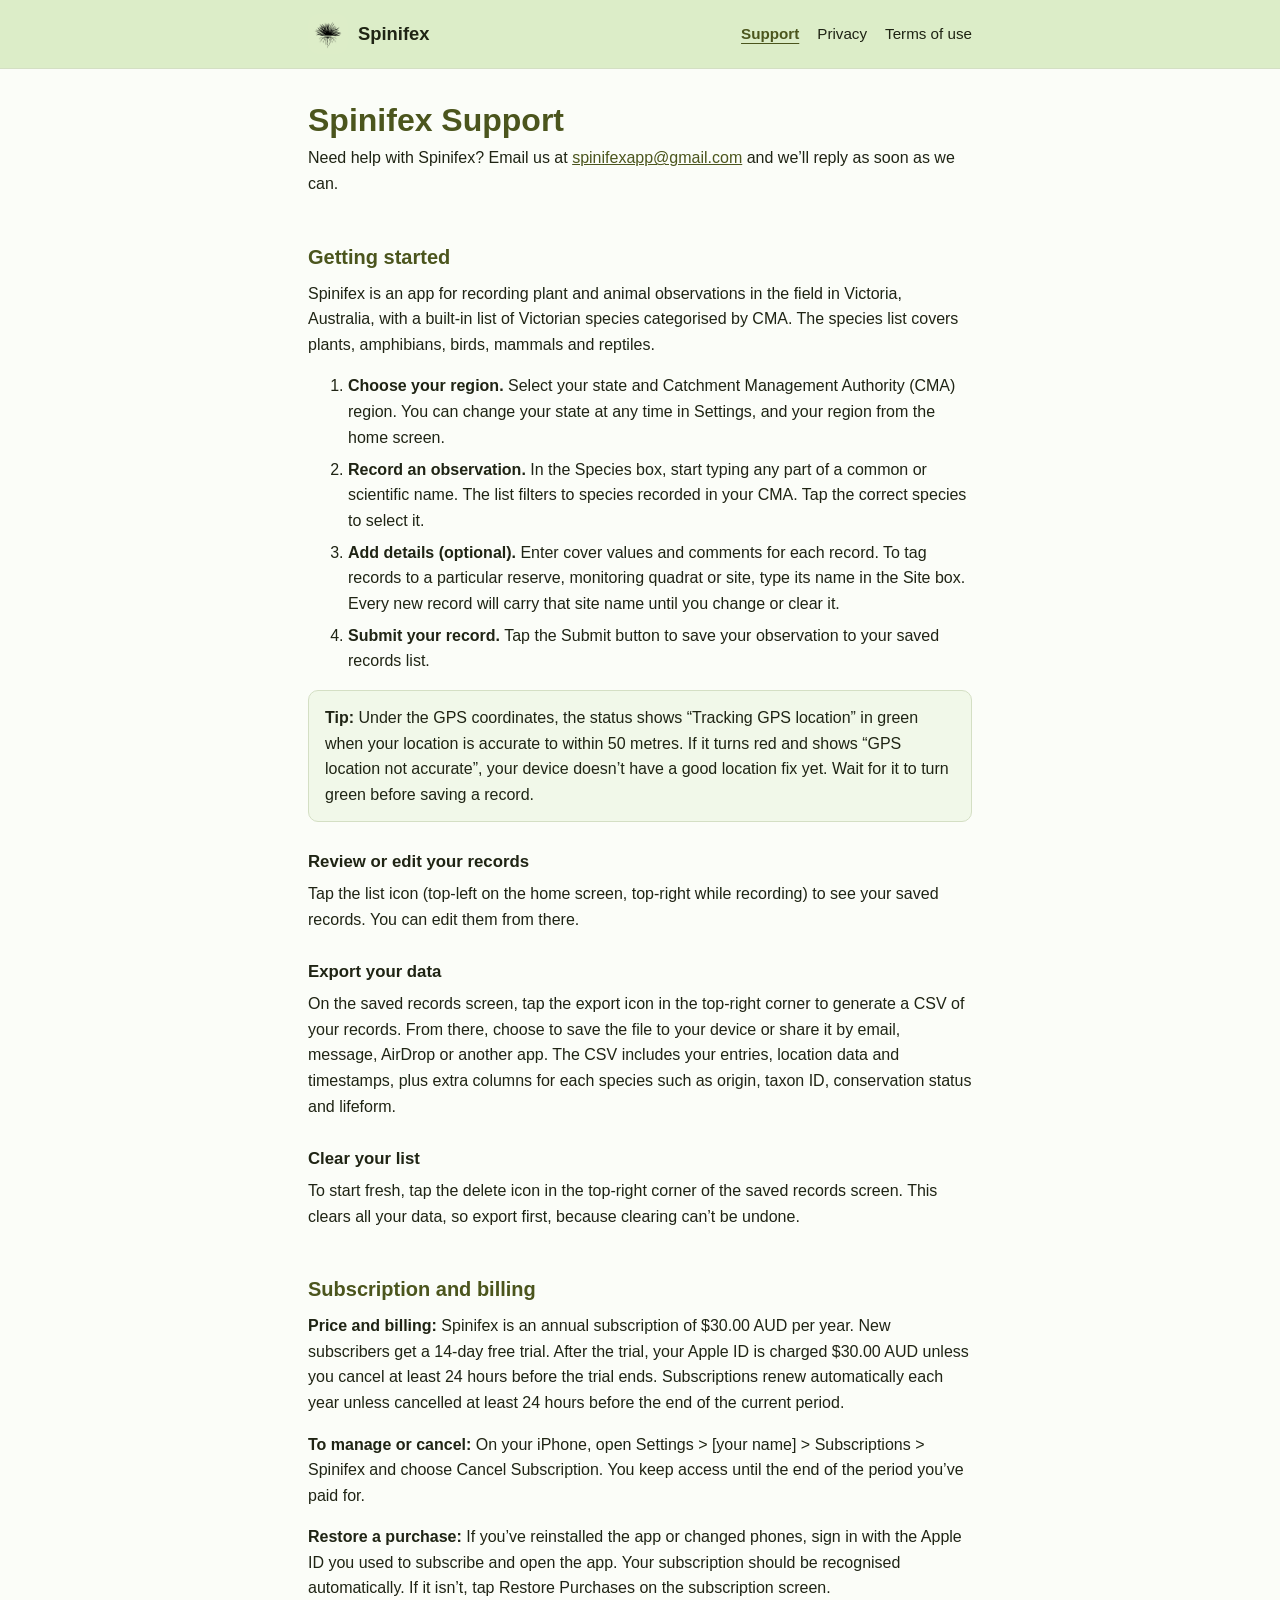
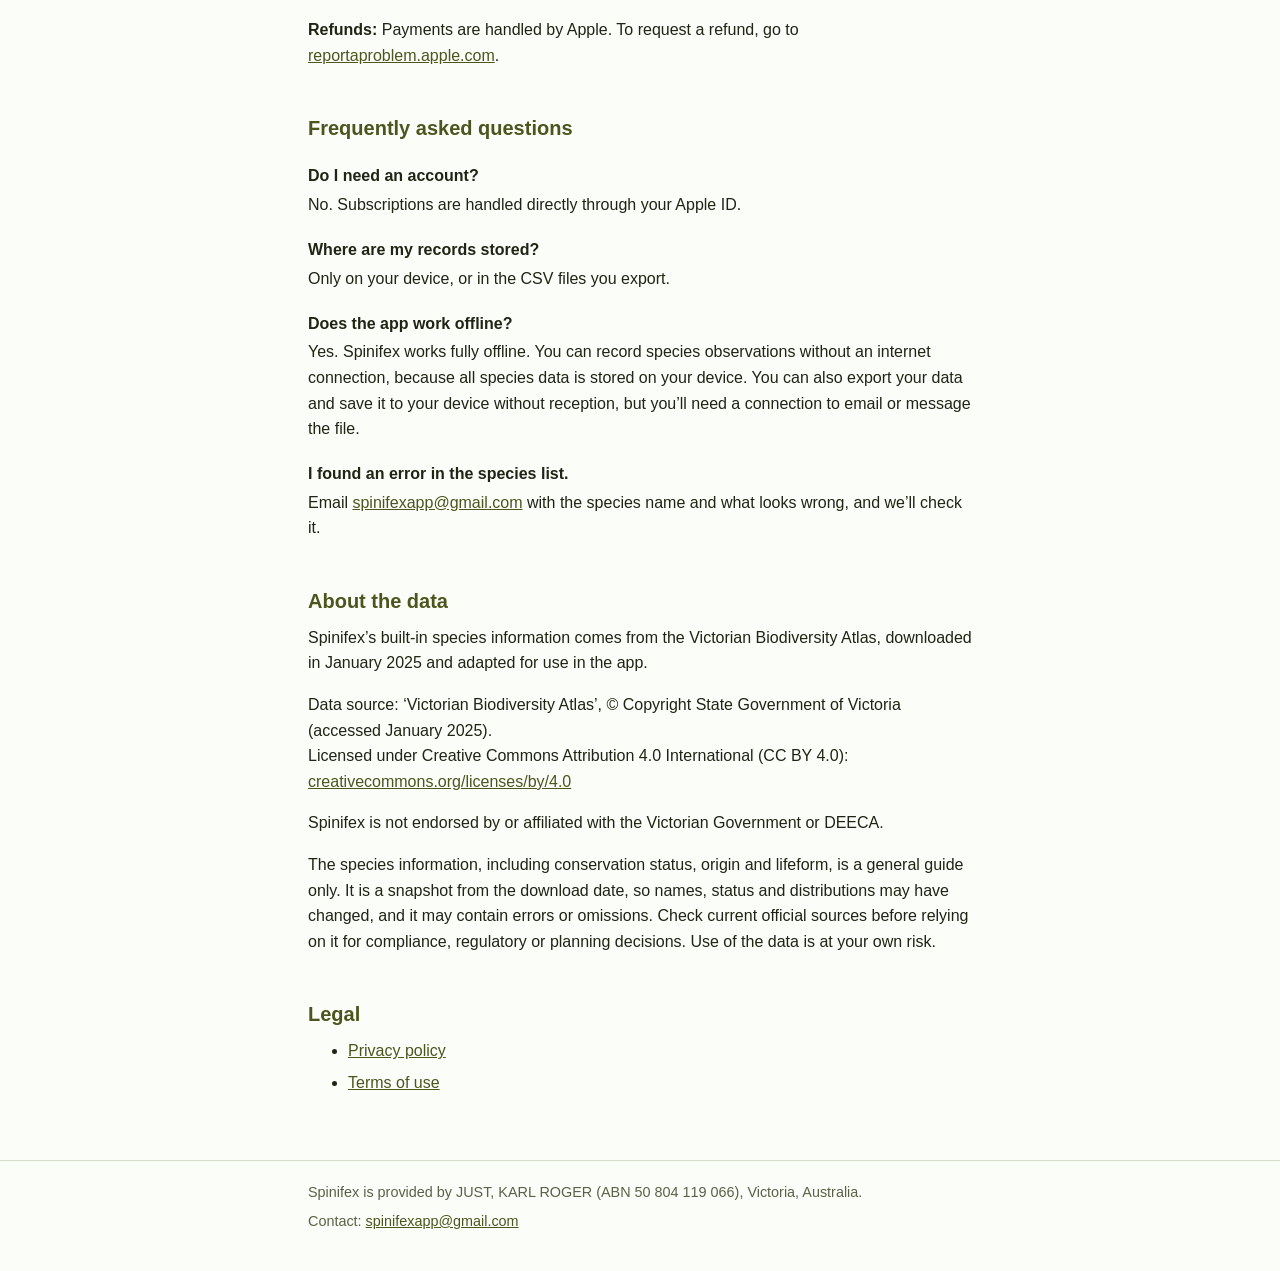
<file: index.html>
<!doctype html>
<html lang="en-AU">
<head>
  <meta charset="utf-8">
  <meta name="viewport" content="width=device-width, initial-scale=1, viewport-fit=cover">
  <title>Spinifex Support</title>
  <meta name="description" content="Help, billing and FAQs for the Spinifex field recording app.">
  <link rel="icon" href="assets/icon.png">
  <link rel="apple-touch-icon" href="assets/icon.png">
  <link rel="stylesheet" href="assets/site.css">
</head>
<body>
  <header class="site">
    <div class="inner">
      <a class="brand" href="./"><img src="assets/icon.png" alt="" width="40" height="40">Spinifex</a>
      <nav aria-label="Site">
        <a href="./" aria-current="page">Support</a>
        <a href="privacy/">Privacy</a>
        <a href="terms/">Terms of use</a>
      </nav>
    </div>
  </header>
  <main>
    <h1>Spinifex Support</h1>
    <p>Need help with Spinifex? Email us at <a href="mailto:spinifexapp@gmail.com">spinifexapp@gmail.com</a> and we&rsquo;ll reply as soon as we can.</p>

    <h2>Getting started</h2>
    <p>Spinifex is an app for recording plant and animal observations in the field in Victoria, Australia, with a built-in list of Victorian species categorised by CMA. The species list covers plants, amphibians, birds, mammals and reptiles.</p>
    <ol>
      <li><strong>Choose your region.</strong> Select your state and Catchment Management Authority (CMA) region. You can change your state at any time in Settings, and your region from the home screen.</li>
      <li><strong>Record an observation.</strong> In the Species box, start typing any part of a common or scientific name. The list filters to species recorded in your CMA. Tap the correct species to select it.</li>
      <li><strong>Add details (optional).</strong> Enter cover values and comments for each record. To tag records to a particular reserve, monitoring quadrat or site, type its name in the Site box. Every new record will carry that site name until you change or clear it.</li>
      <li><strong>Submit your record.</strong> Tap the Submit button to save your observation to your saved records list.</li>
    </ol>
    <div class="note">
      <p><strong>Tip:</strong> Under the GPS coordinates, the status shows &ldquo;Tracking GPS location&rdquo; in green when your location is accurate to within 50&nbsp;metres. If it turns red and shows &ldquo;GPS location not accurate&rdquo;, your device doesn&rsquo;t have a good location fix yet. Wait for it to turn green before saving a record.</p>
    </div>
    <h3>Review or edit your records</h3>
    <p>Tap the list icon (top-left on the home screen, top-right while recording) to see your saved records. You can edit them from there.</p>
    <h3>Export your data</h3>
    <p>On the saved records screen, tap the export icon in the top-right corner to generate a CSV of your records. From there, choose to save the file to your device or share it by email, message, AirDrop or another app. The CSV includes your entries, location data and timestamps, plus extra columns for each species such as origin, taxon ID, conservation status and lifeform.</p>
    <h3>Clear your list</h3>
    <p>To start fresh, tap the delete icon in the top-right corner of the saved records screen. This clears all your data, so export first, because clearing can&rsquo;t be undone.</p>

    <h2>Subscription and billing</h2>
    <p><strong>Price and billing:</strong> Spinifex is an annual subscription of $30.00 AUD per year. New subscribers get a 14-day free trial. After the trial, your Apple ID is charged $30.00 AUD unless you cancel at least 24 hours before the trial ends. Subscriptions renew automatically each year unless cancelled at least 24 hours before the end of the current period.</p>
    <p><strong>To manage or cancel:</strong> On your iPhone, open Settings &gt; [your name] &gt; Subscriptions &gt; Spinifex and choose Cancel Subscription. You keep access until the end of the period you&rsquo;ve paid for.</p>
    <p><strong>Restore a purchase:</strong> If you&rsquo;ve reinstalled the app or changed phones, sign in with the Apple ID you used to subscribe and open the app. Your subscription should be recognised automatically. If it isn&rsquo;t, tap Restore Purchases on the subscription screen.</p>
    <p><strong>Refunds:</strong> Payments are handled by Apple. To request a refund, go to <a href="https://reportaproblem.apple.com">reportaproblem.apple.com</a>.</p>

    <h2>Frequently asked questions</h2>
    <dl class="faq">
      <dt>Do I need an account?</dt>
      <dd>No. Subscriptions are handled directly through your Apple ID.</dd>
      <dt>Where are my records stored?</dt>
      <dd>Only on your device, or in the CSV files you export.</dd>
      <dt>Does the app work offline?</dt>
      <dd>Yes. Spinifex works fully offline. You can record species observations without an internet connection, because all species data is stored on your device. You can also export your data and save it to your device without reception, but you&rsquo;ll need a connection to email or message the file.</dd>
      <dt>I found an error in the species list.</dt>
      <dd>Email <a href="mailto:spinifexapp@gmail.com">spinifexapp@gmail.com</a> with the species name and what looks wrong, and we&rsquo;ll check it.</dd>
    </dl>

    <h2 id="about-the-data">About the data</h2>
    <p>Spinifex&rsquo;s built-in species information comes from the Victorian Biodiversity Atlas, downloaded in January 2025 and adapted for use in the app.</p>
    <p>Data source: &lsquo;Victorian Biodiversity Atlas&rsquo;, &copy; Copyright State Government of Victoria (accessed January 2025).<br>
    Licensed under Creative Commons Attribution 4.0 International (CC BY 4.0): <a href="https://creativecommons.org/licenses/by/4.0/">creativecommons.org/licenses/by/4.0</a></p>
    <p>Spinifex is not endorsed by or affiliated with the Victorian Government or DEECA.</p>
    <p>The species information, including conservation status, origin and lifeform, is a general guide only. It is a snapshot from the download date, so names, status and distributions may have changed, and it may contain errors or omissions. Check current official sources before relying on it for compliance, regulatory or planning decisions. Use of the data is at your own risk.</p>

    <h2>Legal</h2>
    <ul>
      <li><a href="privacy/">Privacy policy</a></li>
      <li><a href="terms/">Terms of use</a></li>
    </ul>
  </main>
  <footer>
    <div class="inner">
      <p>Spinifex is provided by JUST, KARL ROGER (ABN 50 804 119 066), Victoria, Australia.</p>
      <p>Contact: <a href="mailto:spinifexapp@gmail.com">spinifexapp@gmail.com</a></p>
    </div>
  </footer>
</body>
</html>
</file>
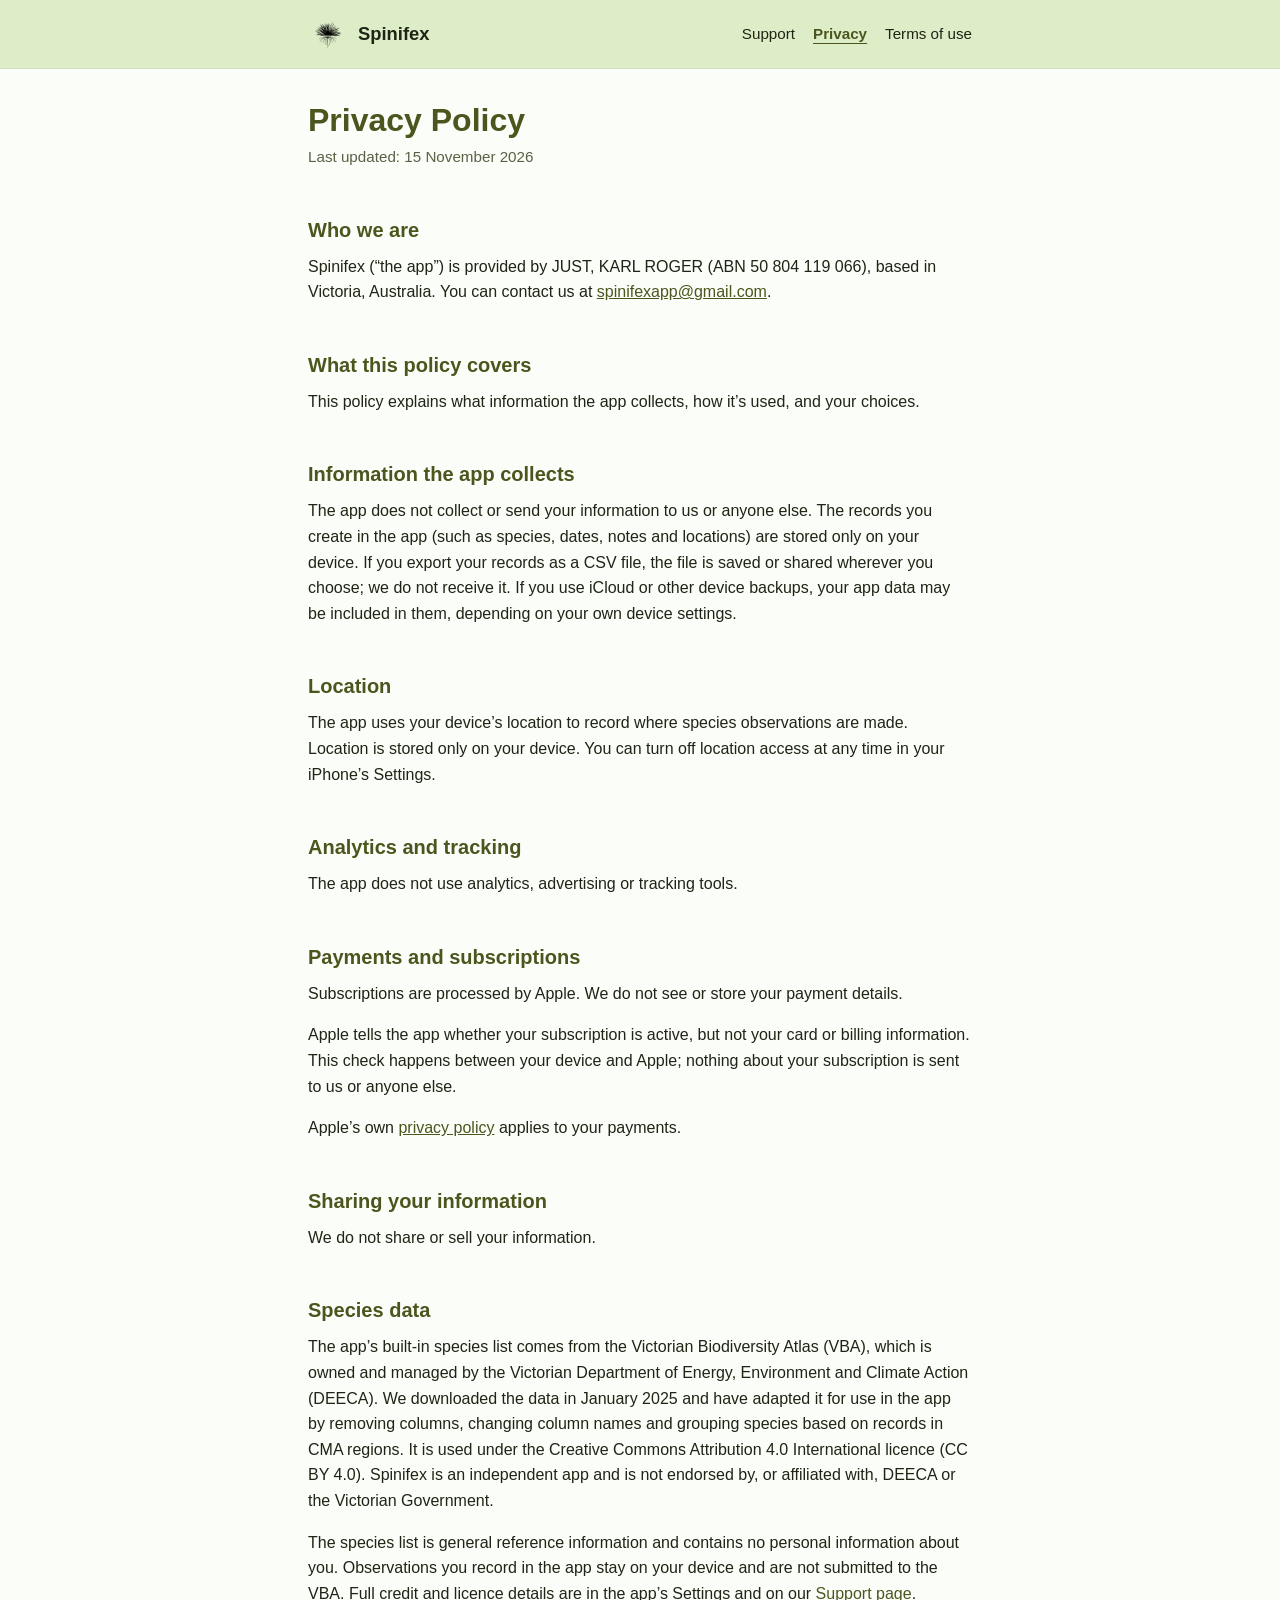
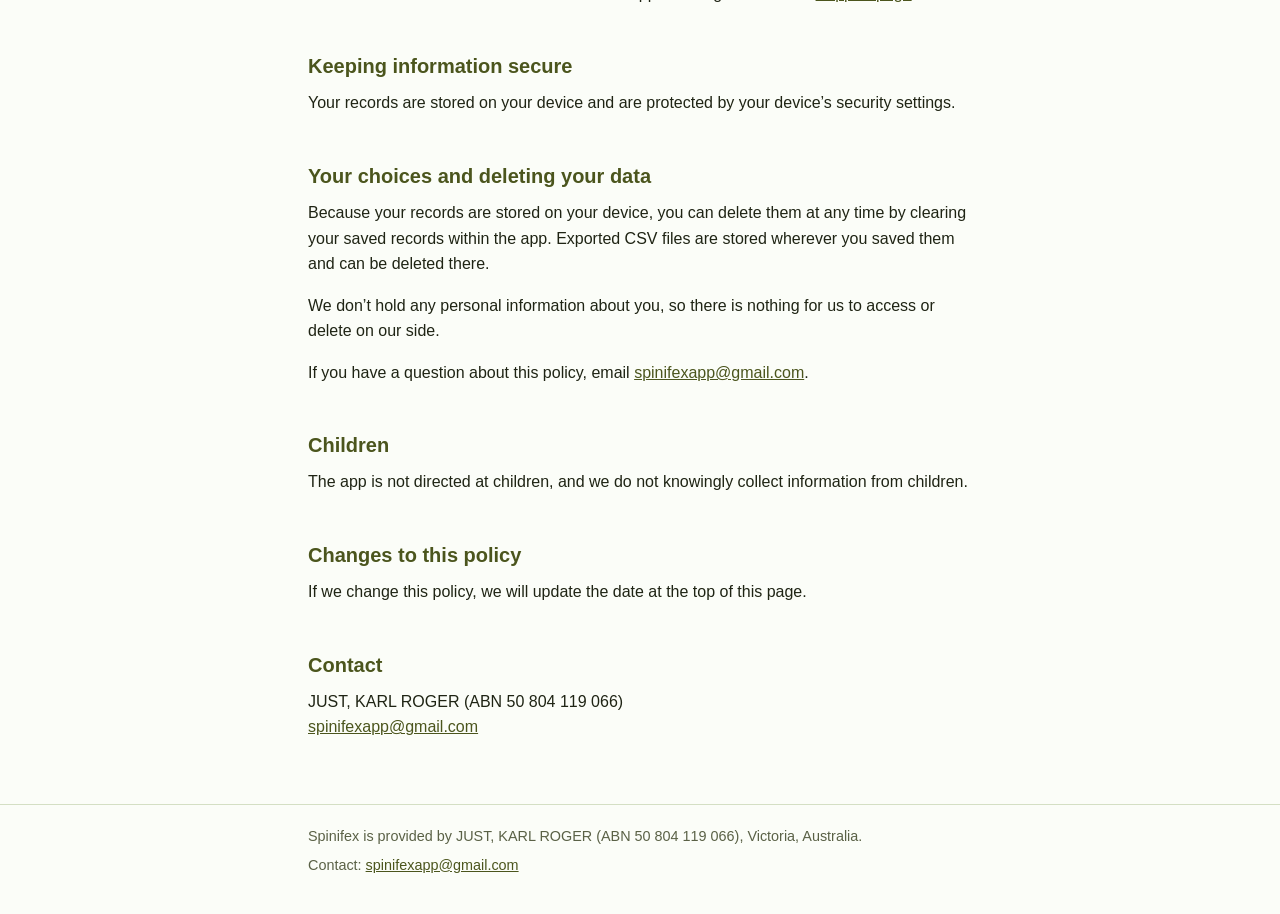
<file: privacy/index.html>
<!doctype html>
<html lang="en-AU">
<head>
  <meta charset="utf-8">
  <meta name="viewport" content="width=device-width, initial-scale=1, viewport-fit=cover">
  <title>Spinifex Privacy Policy</title>
  <meta name="description" content="How the Spinifex app handles your information.">
  <link rel="icon" href="../assets/icon.png">
  <link rel="apple-touch-icon" href="../assets/icon.png">
  <link rel="stylesheet" href="../assets/site.css">
</head>
<body>
  <header class="site">
    <div class="inner">
      <a class="brand" href="../"><img src="../assets/icon.png" alt="" width="40" height="40">Spinifex</a>
      <nav aria-label="Site">
        <a href="../">Support</a>
        <a href="../privacy/" aria-current="page">Privacy</a>
        <a href="../terms/">Terms of use</a>
      </nav>
    </div>
  </header>
  <main>
    <h1>Privacy Policy</h1>
    <p class="updated">Last updated: 15 November 2026</p>

    <h2>Who we are</h2>
    <p>Spinifex (&ldquo;the app&rdquo;) is provided by JUST, KARL ROGER (ABN 50 804 119 066), based in Victoria, Australia. You can contact us at <a href="mailto:spinifexapp@gmail.com">spinifexapp@gmail.com</a>.</p>

    <h2>What this policy covers</h2>
    <p>This policy explains what information the app collects, how it&rsquo;s used, and your choices.</p>

    <h2>Information the app collects</h2>
    <p>The app does not collect or send your information to us or anyone else. The records you create in the app (such as species, dates, notes and locations) are stored only on your device. If you export your records as a CSV file, the file is saved or shared wherever you choose; we do not receive it. If you use iCloud or other device backups, your app data may be included in them, depending on your own device settings.</p>

    <h2>Location</h2>
    <p>The app uses your device&rsquo;s location to record where species observations are made. Location is stored only on your device. You can turn off location access at any time in your iPhone&rsquo;s Settings.</p>

    <h2>Analytics and tracking</h2>
    <p>The app does not use analytics, advertising or tracking tools.</p>

    <h2>Payments and subscriptions</h2>
    <p>Subscriptions are processed by Apple. We do not see or store your payment details.</p>
    <p>Apple tells the app whether your subscription is active, but not your card or billing information. This check happens between your device and Apple; nothing about your subscription is sent to us or anyone else.</p>
    <p>Apple&rsquo;s own <a href="https://www.apple.com/legal/privacy/">privacy policy</a> applies to your payments.</p>

    <h2>Sharing your information</h2>
    <p>We do not share or sell your information.</p>

    <h2>Species data</h2>
    <p>The app&rsquo;s built-in species list comes from the Victorian Biodiversity Atlas (VBA), which is owned and managed by the Victorian Department of Energy, Environment and Climate Action (DEECA). We downloaded the data in January 2025 and have adapted it for use in the app by removing columns, changing column names and grouping species based on records in CMA regions. It is used under the Creative Commons Attribution 4.0 International licence (CC BY 4.0). Spinifex is an independent app and is not endorsed by, or affiliated with, DEECA or the Victorian Government.</p>
    <p>The species list is general reference information and contains no personal information about you. Observations you record in the app stay on your device and are not submitted to the VBA. Full credit and licence details are in the app&rsquo;s Settings and on our <a href="../#about-the-data">Support page</a>.</p>

    <h2>Keeping information secure</h2>
    <p>Your records are stored on your device and are protected by your device&rsquo;s security settings.</p>

    <h2>Your choices and deleting your data</h2>
    <p>Because your records are stored on your device, you can delete them at any time by clearing your saved records within the app. Exported CSV files are stored wherever you saved them and can be deleted there.</p>
    <p>We don&rsquo;t hold any personal information about you, so there is nothing for us to access or delete on our side.</p>
    <p>If you have a question about this policy, email <a href="mailto:spinifexapp@gmail.com">spinifexapp@gmail.com</a>.</p>

    <h2>Children</h2>
    <p>The app is not directed at children, and we do not knowingly collect information from children.</p>

    <h2>Changes to this policy</h2>
    <p>If we change this policy, we will update the date at the top of this page.</p>

    <h2>Contact</h2>
    <p>JUST, KARL ROGER (ABN 50 804 119 066)<br>
    <a href="mailto:spinifexapp@gmail.com">spinifexapp@gmail.com</a></p>
  </main>
  <footer>
    <div class="inner">
      <p>Spinifex is provided by JUST, KARL ROGER (ABN 50 804 119 066), Victoria, Australia.</p>
      <p>Contact: <a href="mailto:spinifexapp@gmail.com">spinifexapp@gmail.com</a></p>
    </div>
  </footer>
</body>
</html>
</file>
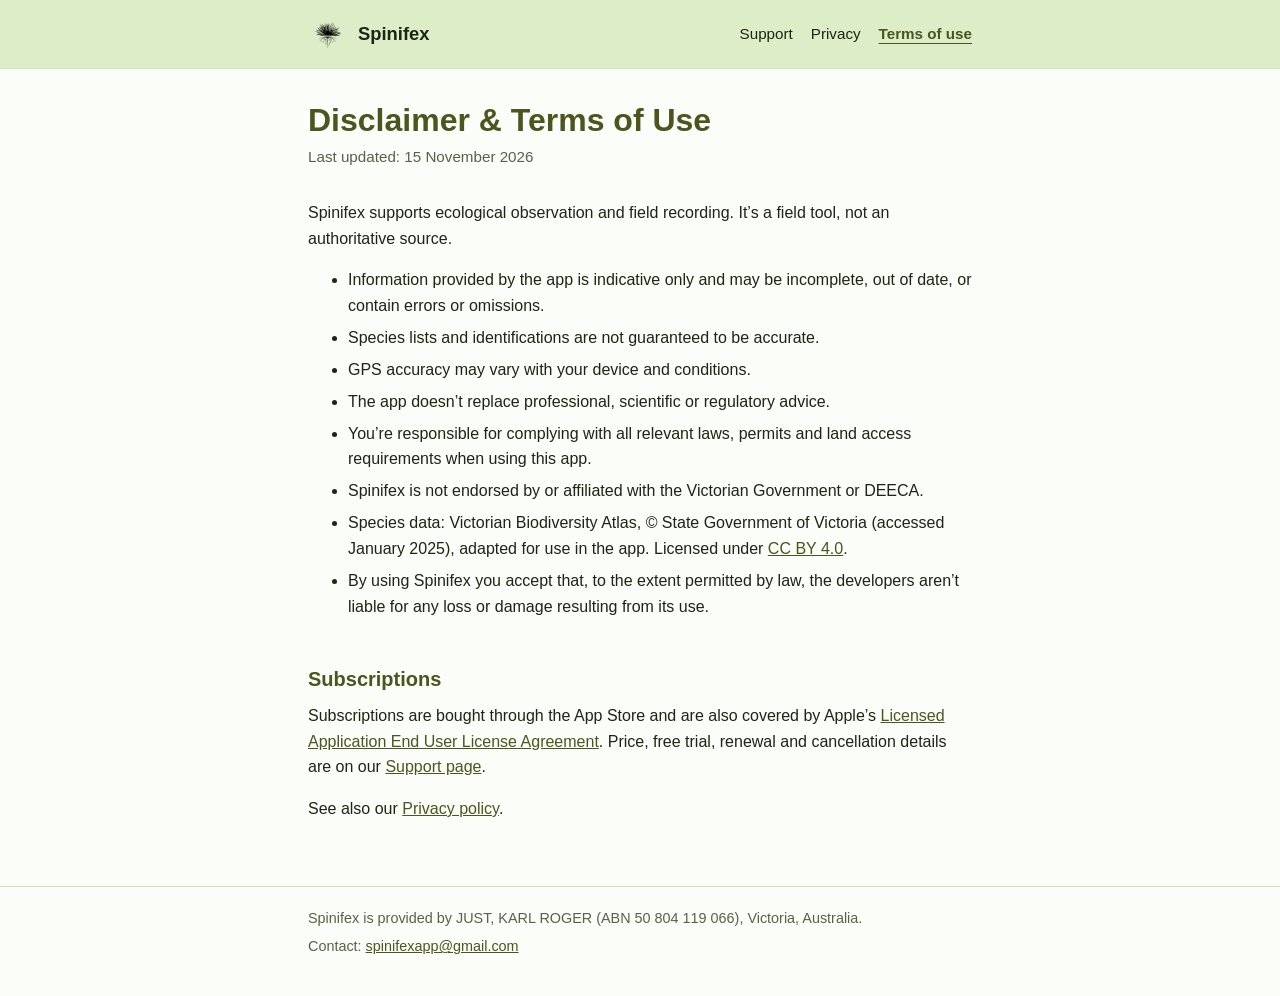
<file: terms/index.html>
<!doctype html>
<html lang="en-AU">
<head>
  <meta charset="utf-8">
  <meta name="viewport" content="width=device-width, initial-scale=1, viewport-fit=cover">
  <title>Spinifex Terms of Use</title>
  <meta name="description" content="Disclaimer and terms of use for the Spinifex app.">
  <link rel="icon" href="../assets/icon.png">
  <link rel="apple-touch-icon" href="../assets/icon.png">
  <link rel="stylesheet" href="../assets/site.css">
</head>
<body>
  <header class="site">
    <div class="inner">
      <a class="brand" href="../"><img src="../assets/icon.png" alt="" width="40" height="40">Spinifex</a>
      <nav aria-label="Site">
        <a href="../">Support</a>
        <a href="../privacy/">Privacy</a>
        <a href="../terms/" aria-current="page">Terms of use</a>
      </nav>
    </div>
  </header>
  <main>
    <h1>Disclaimer &amp; Terms of Use</h1>
    <p class="updated">Last updated: 15 November 2026</p>
    <p>Spinifex supports ecological observation and field recording. It&rsquo;s a field tool, not an authoritative source.</p>
    <ul>
      <li>Information provided by the app is indicative only and may be incomplete, out of date, or contain errors or omissions.</li>
      <li>Species lists and identifications are not guaranteed to be accurate.</li>
      <li>GPS accuracy may vary with your device and conditions.</li>
      <li>The app doesn&rsquo;t replace professional, scientific or regulatory advice.</li>
      <li>You&rsquo;re responsible for complying with all relevant laws, permits and land access requirements when using this app.</li>
      <li>Spinifex is not endorsed by or affiliated with the Victorian Government or DEECA.</li>
      <li>Species data: Victorian Biodiversity Atlas, &copy; State Government of Victoria (accessed January 2025), adapted for use in the app. Licensed under <a href="https://creativecommons.org/licenses/by/4.0/">CC BY 4.0</a>.</li>
      <li>By using Spinifex you accept that, to the extent permitted by law, the developers aren&rsquo;t liable for any loss or damage resulting from its use.</li>
    </ul>

    <h2>Subscriptions</h2>
    <p>Subscriptions are bought through the App Store and are also covered by Apple&rsquo;s <a href="https://www.apple.com/legal/internet-services/itunes/dev/stdeula/">Licensed Application End User License Agreement</a>. Price, free trial, renewal and cancellation details are on our <a href="../">Support page</a>.</p>
    <p>See also our <a href="../privacy/">Privacy policy</a>.</p>
  </main>
  <footer>
    <div class="inner">
      <p>Spinifex is provided by JUST, KARL ROGER (ABN 50 804 119 066), Victoria, Australia.</p>
      <p>Contact: <a href="mailto:spinifexapp@gmail.com">spinifexapp@gmail.com</a></p>
    </div>
  </footer>
</body>
</html>
</file>
<file: assets/site.css>
/* Spinifex website. Colours match the app (lib/config/brand_colors.dart).
   System fonts only, so the pages load nothing from third parties. */
:root {
  --primary: #4b551d;
  --surface: #dcedc8;
  --surface-light: #f1f8e9;
  --bg: #fbfdf8;
  --fg: #1f2414;
  --muted: #5a6146;
  --line: #d4dfc4;
  --link: #4b551d;
  color-scheme: light;
}
@media (prefers-color-scheme: dark) {
  :root {
    --primary: #c5d68a;
    --surface: #2a321a;
    --surface-light: #1d2213;
    --bg: #151910;
    --fg: #e7ecdc;
    --muted: #a8b092;
    --line: #333c22;
    --link: #c5d68a;
    color-scheme: dark;
  }
}
* { box-sizing: border-box; }
html { -webkit-text-size-adjust: 100%; }
body {
  margin: 0;
  background: var(--bg);
  color: var(--fg);
  font: 16px/1.6 -apple-system, BlinkMacSystemFont, "Segoe UI", Roboto, Helvetica, Arial, sans-serif;
}
header.site {
  background: var(--surface);
  border-bottom: 1px solid var(--line);
}
header.site .inner, main, footer .inner {
  max-width: 44rem;
  margin: 0 auto;
  padding-left: max(20px, env(safe-area-inset-left));
  padding-right: max(20px, env(safe-area-inset-right));
}
header.site .inner {
  display: flex;
  flex-wrap: wrap;
  align-items: center;
  gap: 12px 20px;
  padding-block: 14px;
}
.brand {
  display: flex;
  align-items: center;
  gap: 10px;
  color: var(--fg);
  text-decoration: none;
  font-weight: 700;
  font-size: 1.15rem;
  margin-right: auto;
}
.brand img { width: 40px; height: 40px; border-radius: 9px; }
nav { display: flex; gap: 18px; flex-wrap: wrap; }
nav a { color: var(--fg); text-decoration: none; font-size: 0.95rem; }
nav a[aria-current="page"] { color: var(--primary); font-weight: 600; text-decoration: underline; text-underline-offset: 4px; }
main { padding-block: 32px 48px; }
h1 { font-size: 2rem; line-height: 1.2; margin: 0 0 6px; color: var(--primary); }
h2 { font-size: 1.25rem; margin: 2.2em 0 0.4em; color: var(--primary); }
h3 { font-size: 1.05rem; margin: 1.6em 0 0.3em; }
p, ul, ol { margin: 0 0 1em; }
li { margin-bottom: 0.4em; }
a { color: var(--link); }
.updated { color: var(--muted); font-size: 0.95rem; margin-bottom: 2em; }
.note {
  background: var(--surface-light);
  border: 1px solid var(--line);
  border-radius: 10px;
  padding: 14px 16px;
  margin: 0 0 1em;
}
.note p:last-child { margin-bottom: 0; }
dl.faq dt { font-weight: 600; margin-top: 1.2em; }
dl.faq dd { margin: 0.2em 0 0; }
footer { border-top: 1px solid var(--line); color: var(--muted); font-size: 0.9rem; }
footer .inner { padding-block: 20px 32px; }
footer p { margin: 0 0 0.4em; }
</file>
